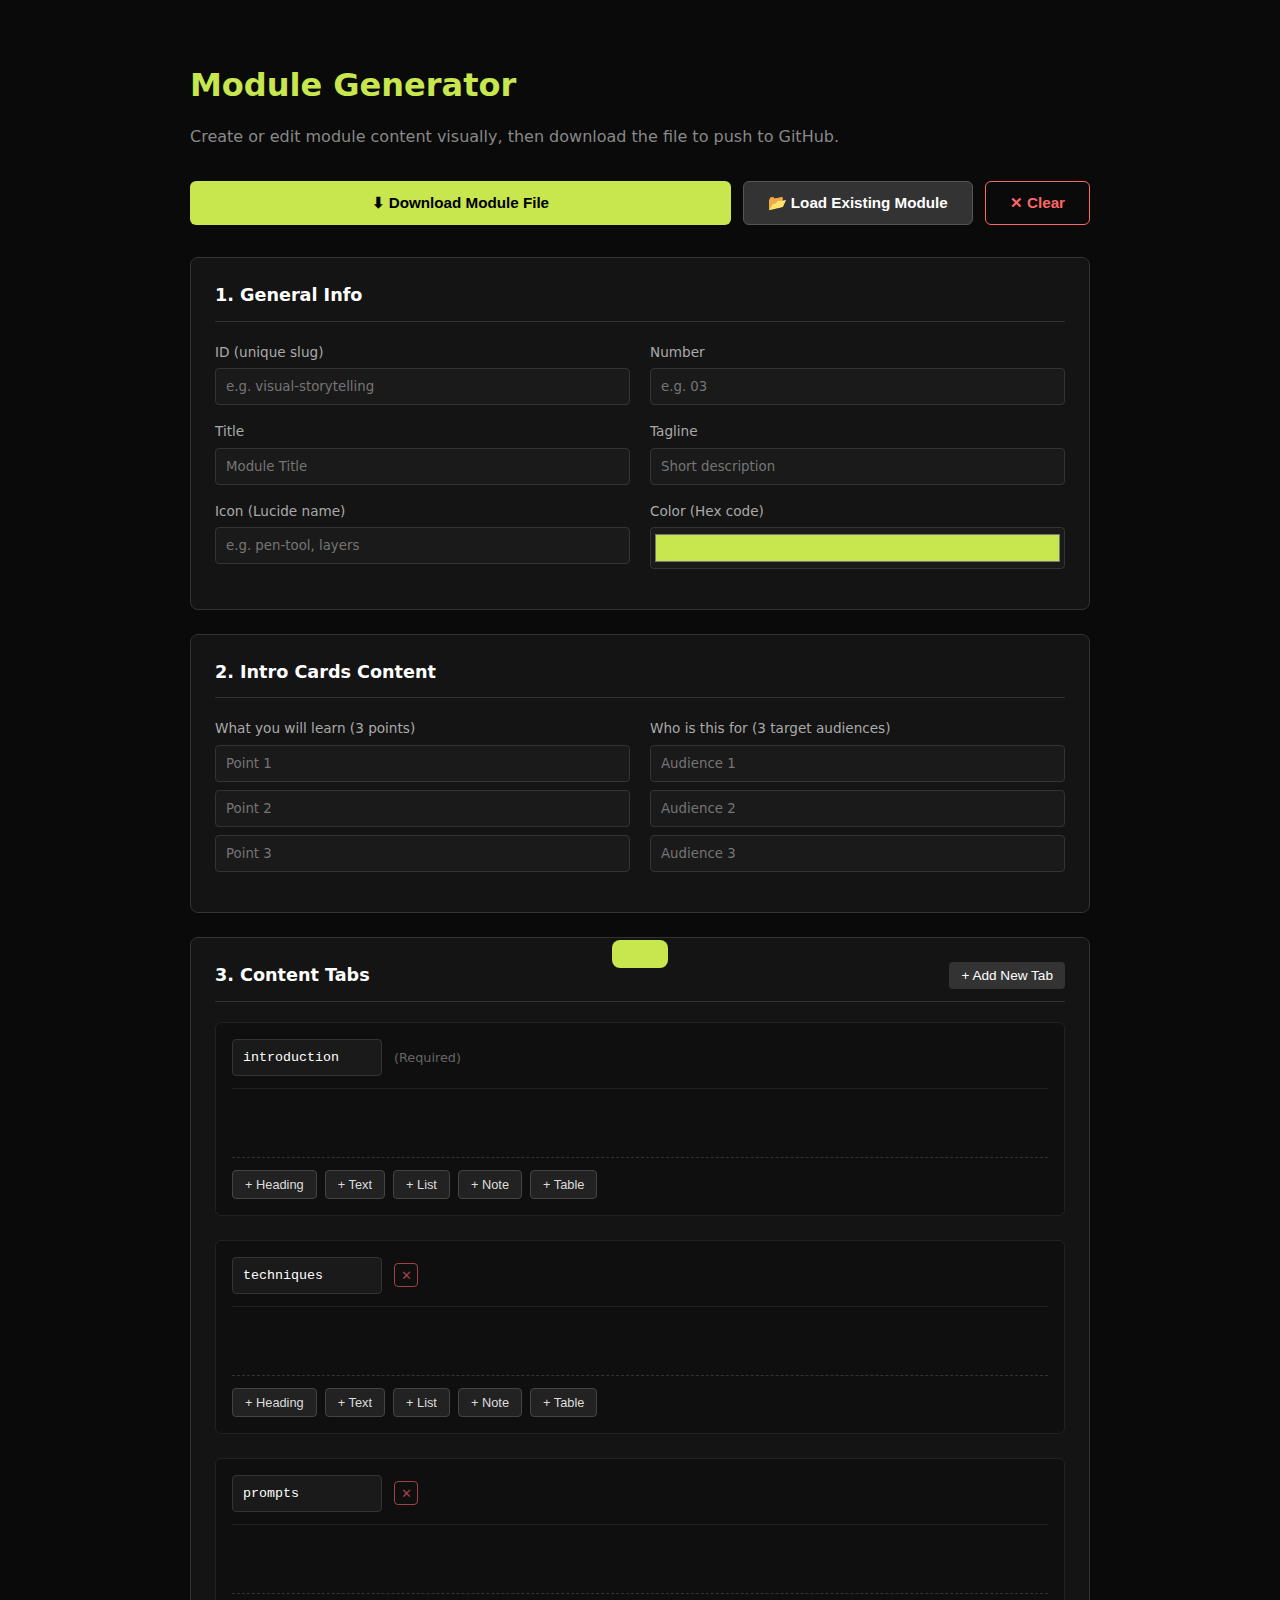
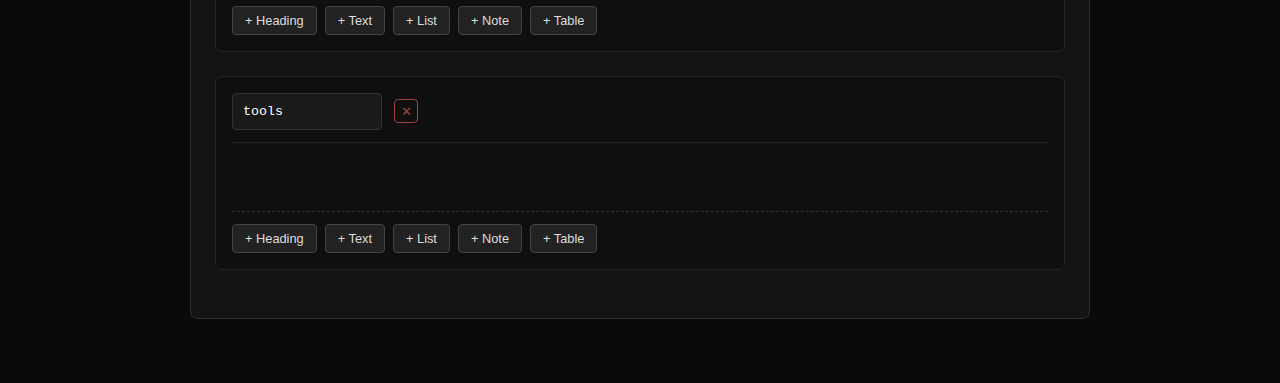
<file: module-generator.html>
<!DOCTYPE html>
<html lang="en">

<head>
    <meta charset="UTF-8">
    <meta name="viewport" content="width=device-width, initial-scale=1.0">
    <title>Module Generator — Creative after AI</title>
    <style>
        :root {
            --bg: #0a0a0a;
            --text: #e0e0e0;
            --accent: #C8E64E;
            --border: #333;
            --input-bg: #1a1a1a;
            --block-bg: #111;
        }

        body {
            background: var(--bg);
            color: var(--text);
            font-family: system-ui, -apple-system, sans-serif;
            margin: 0;
            padding: 40px;
            line-height: 1.5;
        }

        .container {
            max-width: 900px;
            margin: 0 auto;
        }

        h1 {
            margin-bottom: 8px;
            color: var(--accent);
        }

        p.subtitle {
            color: #888;
            margin-bottom: 32px;
        }

        .section {
            background: #141414;
            border: 1px solid var(--border);
            border-radius: 8px;
            padding: 24px;
            margin-bottom: 24px;
        }

        .section-title {
            font-size: 1.1rem;
            font-weight: 600;
            border-bottom: 1px solid var(--border);
            padding-bottom: 12px;
            margin-bottom: 20px;
            color: #fff;
            display: flex;
            justify-content: space-between;
            align-items: center;
        }

        .row {
            display: flex;
            gap: 20px;
            margin-bottom: 16px;
            align-items: flex-start;
        }

        .col {
            flex: 1;
        }

        label {
            display: block;
            margin-bottom: 6px;
            font-size: 0.85rem;
            color: #aaa;
            font-weight: 500;
        }

        input,
        textarea,
        select {
            width: 100%;
            background: var(--input-bg);
            border: 1px solid var(--border);
            color: #fff;
            padding: 10px;
            border-radius: 4px;
            box-sizing: border-box;
            font-family: inherit;
        }

        input:focus,
        textarea:focus,
        select:focus {
            outline: none;
            border-color: var(--accent);
        }

        textarea {
            height: 80px;
            resize: vertical;
            margin-top: 4px;
        }

        /* TOP ACTION BAR */
        .action-bar {
            display: flex;
            gap: 12px;
            margin-bottom: 32px;
            flex-wrap: wrap;
        }

        .btn-action {
            padding: 12px 24px;
            font-weight: 600;
            border-radius: 6px;
            cursor: pointer;
            font-size: 0.95rem;
            border: none;
            transition: opacity 0.2s;
        }

        .btn-action:hover {
            opacity: 0.9;
        }

        .btn-download {
            background: var(--accent);
            color: #000;
            flex: 1;
        }

        .btn-load {
            background: #333;
            color: #fff;
            border: 1px solid #555;
        }

        .btn-clear {
            background: transparent;
            color: #ff6666;
            border: 1px solid #ff6666;
        }

        .btn-add {
            background: #333;
            color: #fff;
            border: none;
            padding: 6px 12px;
            font-size: 0.85rem;
            border-radius: 4px;
            cursor: pointer;
        }

        .btn-add:hover {
            background: #444;
        }

        .btn-remove {
            background: transparent;
            color: #ff6666;
            border: 1px solid #ff6666;
            width: 24px;
            height: 24px;
            display: flex;
            align-items: center;
            justify-content: center;
            border-radius: 4px;
            cursor: pointer;
            margin-left: 8px;
            opacity: 0.6;
        }

        .btn-remove:hover {
            opacity: 1;
            background: rgba(255, 100, 100, 0.1);
        }

        /* Status toast */
        .toast {
            position: fixed;
            bottom: 32px;
            left: 50%;
            transform: translateX(-50%) translateY(100px);
            background: var(--accent);
            color: #000;
            padding: 14px 28px;
            border-radius: 8px;
            font-weight: 600;
            font-size: 0.95rem;
            z-index: 1000;
            transition: transform 0.3s ease;
            pointer-events: none;
        }

        .toast.show {
            transform: translateX(-50%) translateY(0);
        }

        /* BLOCK EDITOR STYLES */
        .tab-item {
            border: 1px solid #222;
            border-radius: 6px;
            padding: 16px;
            margin-bottom: 24px;
            background: #0f0f0f;
        }

        .tab-header {
            display: flex;
            justify-content: space-between;
            margin-bottom: 16px;
            padding-bottom: 12px;
            border-bottom: 1px solid #222;
        }

        .blocks-container {
            display: flex;
            flex-direction: column;
            gap: 12px;
            min-height: 40px;
        }

        .content-block {
            background: var(--block-bg);
            border: 1px solid #333;
            border-radius: 4px;
            padding: 12px;
            position: relative;
        }

        .block-header {
            display: flex;
            justify-content: space-between;
            margin-bottom: 8px;
            font-size: 0.75rem;
            color: #666;
            text-transform: uppercase;
            letter-spacing: 0.05em;
        }

        .block-actions {
            display: flex;
            gap: 8px;
        }

        .block-btn {
            background: transparent;
            border: none;
            color: #666;
            cursor: pointer;
            padding: 0;
            font-size: 14px;
        }

        .block-btn:hover {
            color: #aaa;
        }

        .add-block-buttons {
            display: flex;
            gap: 8px;
            margin-top: 12px;
            flex-wrap: wrap;
            padding-top: 12px;
            border-top: 1px dashed #333;
        }

        .add-block-btn {
            background: #222;
            color: #ddd;
            border: 1px solid #444;
            padding: 6px 12px;
            border-radius: 4px;
            cursor: pointer;
            font-size: 0.8rem;
        }

        .add-block-btn:hover {
            background: #333;
            border-color: #666;
            color: #fff;
        }

        /* FORMATTING TOOLBAR */
        .fmt-toolbar {
            display: flex;
            gap: 4px;
            margin-bottom: 4px;
        }

        .fmt-btn {
            background: #222;
            border: 1px solid #333;
            color: #ccc;
            padding: 2px 8px;
            font-size: 0.8rem;
            border-radius: 3px;
            cursor: pointer;
            font-family: monospace;
            font-weight: bold;
        }

        .fmt-btn:hover {
            background: #333;
            color: #fff;
            border-color: #555;
        }

        /* List Builder */
        .list-items {
            display: flex;
            flex-direction: column;
            gap: 8px;
        }

        .list-item-row {
            display: flex;
            gap: 8px;
            align-items: center;
        }

        /* Table column controls */
        .table-col-controls {
            display: flex;
            align-items: center;
            gap: 8px;
            margin-bottom: 10px;
            padding-bottom: 8px;
            border-bottom: 1px dashed #333;
        }

        .table-col-controls label {
            margin: 0;
            font-size: 0.8rem;
            color: #888;
            white-space: nowrap;
        }

        .col-count-btn {
            background: #222;
            border: 1px solid #444;
            color: #ccc;
            width: 28px;
            height: 28px;
            display: flex;
            align-items: center;
            justify-content: center;
            border-radius: 4px;
            cursor: pointer;
            font-size: 1rem;
            font-weight: bold;
        }

        .col-count-btn:hover {
            background: #333;
            border-color: var(--accent);
            color: #fff;
        }

        .col-count-display {
            font-size: 0.95rem;
            font-weight: 600;
            color: var(--accent);
            min-width: 20px;
            text-align: center;
        }

        .table-headers-row {
            display: flex;
            gap: 8px;
            margin-bottom: 6px;
        }

        .table-headers-row input {
            flex: 1;
            font-size: 0.8rem;
            padding: 6px 8px;
            background: #1a1a2a;
            border-color: #444;
            color: var(--accent);
            font-weight: 600;
        }

        /* Hidden file input */
        #file-input {
            display: none;
        }
    </style>
</head>

<body>

    <div class="container">
        <h1>Module Generator</h1>
        <p class="subtitle">Create or edit module content visually, then download the file to push to GitHub.</p>

        <!-- ACTION BAR -->
        <div class="action-bar">
            <button class="btn-action btn-download" onclick="downloadModuleFile()">⬇ Download Module File</button>
            <button class="btn-action btn-load" onclick="document.getElementById('file-input').click()">📂 Load
                Existing Module</button>
            <button class="btn-action btn-clear" onclick="clearAll()">✕ Clear</button>
            <input type="file" id="file-input" accept=".js,.json" onchange="loadModuleFile(event)">
        </div>

        <!-- METADATA -->
        <div class="section">
            <div class="section-title">1. General Info</div>
            <div class="row">
                <div class="col">
                    <label>ID (unique slug)</label>
                    <input type="text" id="id" placeholder="e.g. visual-storytelling">
                </div>
                <div class="col">
                    <label>Number</label>
                    <input type="text" id="number" placeholder="e.g. 03">
                </div>
            </div>
            <div class="row">
                <div class="col">
                    <label>Title</label>
                    <input type="text" id="title" placeholder="Module Title">
                </div>
                <div class="col">
                    <label>Tagline</label>
                    <input type="text" id="tagline" placeholder="Short description">
                </div>
            </div>
            <div class="row">
                <div class="col">
                    <label>Icon (Lucide name)</label>
                    <input type="text" id="icon" placeholder="e.g. pen-tool, layers">
                </div>
                <div class="col">
                    <label>Color (Hex code)</label>
                    <input type="color" id="color" value="#C8E64E" style="height: 42px; padding: 2px;">
                </div>
            </div>
        </div>

        <!-- INTRO CARDS -->
        <div class="section">
            <div class="section-title">2. Intro Cards Content</div>
            <div class="row">
                <div class="col">
                    <label>What you will learn (3 points)</label>
                    <input type="text" class="learn-point" placeholder="Point 1" style="margin-bottom: 8px;">
                    <input type="text" class="learn-point" placeholder="Point 2" style="margin-bottom: 8px;">
                    <input type="text" class="learn-point" placeholder="Point 3">
                </div>
                <div class="col">
                    <label>Who is this for (3 target audiences)</label>
                    <input type="text" class="who-point" placeholder="Audience 1" style="margin-bottom: 8px;">
                    <input type="text" class="who-point" placeholder="Audience 2" style="margin-bottom: 8px;">
                    <input type="text" class="who-point" placeholder="Audience 3">
                </div>
            </div>
        </div>

        <!-- DYNAMIC TABS -->
        <div class="section">
            <div class="section-title">
                3. Content Tabs
                <button class="btn-add" onclick="addTab()">+ Add New Tab</button>
            </div>
            <div id="tabs-container">
                <!-- Tabs injected here by JS -->
            </div>
        </div>
    </div>

    <!-- TOAST -->
    <div class="toast" id="toast"></div>

    <template id="block-text">
        <div class="content-block" data-type="text">
            <div class="block-header">Text Paragraph <div class="block-actions"><button class="block-btn"
                        onclick="moveBlock(this, -1)">▲</button><button class="block-btn"
                        onclick="moveBlock(this, 1)">▼</button><button class="block-btn"
                        onclick="removeBlock(this)">✕</button></div>
            </div>
            <div class="fmt-toolbar">
                <button class="fmt-btn" type="button" onmousedown="formatText(this, 'strong')"
                    title="Bold / Highlight">B</button>
                <button class="fmt-btn" type="button" onmousedown="formatText(this, 'em')" title="Italic">I</button>
            </div>
            <textarea placeholder="Write your paragraph here..."></textarea>
        </div>
    </template>

    <template id="block-heading">
        <div class="content-block" data-type="heading">
            <div class="block-header">Heading <div class="block-actions"><button class="block-btn"
                        onclick="moveBlock(this, -1)">▲</button><button class="block-btn"
                        onclick="moveBlock(this, 1)">▼</button><button class="block-btn"
                        onclick="removeBlock(this)">✕</button></div>
            </div>
            <input type="text" placeholder="Section Heading">
        </div>
    </template>

    <template id="block-list">
        <div class="content-block" data-type="list">
            <div class="block-header">List <div class="block-actions"><button class="block-btn"
                        onclick="moveBlock(this, -1)">▲</button><button class="block-btn"
                        onclick="moveBlock(this, 1)">▼</button><button class="block-btn"
                        onclick="removeBlock(this)">✕</button></div>
            </div>
            <div class="list-items">
                <!-- List items added here -->
            </div>
            <button class="btn-add" style="margin-top: 8px;" onclick="addListItem(this)">+ Add Item</button>
        </div>
    </template>

    <template id="block-note">
        <div class="content-block" data-type="note">
            <div class="block-header">Highlights / Note (Orange Box) <div class="block-actions"><button
                        class="block-btn" onclick="moveBlock(this, -1)">▲</button><button class="block-btn"
                        onclick="moveBlock(this, 1)">▼</button><button class="block-btn"
                        onclick="removeBlock(this)">✕</button></div>
            </div>
            <div class="fmt-toolbar">
                <button class="fmt-btn" type="button" onmousedown="formatText(this, 'strong')" title="Bold">B</button>
                <button class="fmt-btn" type="button" onmousedown="formatText(this, 'em')" title="Italic">I</button>
            </div>
            <textarea placeholder="Highlighted note text..."></textarea>
        </div>
    </template>

    <template id="block-table">
        <div class="content-block" data-type="table" data-cols="2">
            <div class="block-header">Table <div class="block-actions"><button class="block-btn"
                        onclick="moveBlock(this, -1)">▲</button><button class="block-btn"
                        onclick="moveBlock(this, 1)">▼</button><button class="block-btn"
                        onclick="removeBlock(this)">✕</button></div>
            </div>
            <div class="table-col-controls">
                <label>Columns:</label>
                <button class="col-count-btn" onclick="changeColCount(this, -1)">−</button>
                <span class="col-count-display">2</span>
                <button class="col-count-btn" onclick="changeColCount(this, 1)">+</button>
            </div>
            <div class="table-headers-row">
                <!-- Header inputs generated dynamically -->
            </div>
            <div class="list-items">
                <!-- Data rows added here -->
            </div>
            <button class="btn-add" style="margin-top: 8px;" onclick="addTableRow(this)">+ Add Row</button>
        </div>
    </template>

    <script>
        const DEFAULT_TABS = [
            { key: 'introduction', label: 'Introduction Body' },
            { key: 'techniques', label: 'Techniques' },
            { key: 'prompts', label: 'Prompts' },
            { key: 'tools', label: 'Tools' }
        ];

        function init() {
            DEFAULT_TABS.forEach(t => addTab(t.key, t.label));
        }

        function addTab(key = '', label = '') {
            const container = document.getElementById('tabs-container');
            const div = document.createElement('div');
            div.className = 'tab-item';
            const isIntro = key === 'introduction';

            div.innerHTML = `
            <div class="tab-header">
                <div style="flex: 1; display: flex; gap: 12px; align-items: center;">
                    <input type="text" class="tab-key" value="${key}" placeholder="tab_key" style="margin:0; width: 150px; font-family: monospace;">
                    ${isIntro ? '<span style="color:#666; font-size: 0.8rem;">(Required)</span>' : '<button class="btn-remove" onclick="removeTab(this)" style="margin:0">✕</button>'}
                </div>
            </div>
            <div class="blocks-container"></div>
            <div class="add-block-buttons">
                <button class="add-block-btn" onclick="addBlock(this, 'heading')">+ Heading</button>
                <button class="add-block-btn" onclick="addBlock(this, 'text')">+ Text</button>
                <button class="add-block-btn" onclick="addBlock(this, 'list')">+ List</button>
                <button class="add-block-btn" onclick="addBlock(this, 'note')">+ Note</button>
                <button class="add-block-btn" onclick="addBlock(this, 'table')">+ Table</button>
            </div>
        `;
            container.appendChild(div);
        }

        function removeTab(btn) {
            if (confirm('Delete this tab?')) btn.closest('.tab-item').remove();
        }

        // --- TOAST ---
        function showToast(message) {
            const toast = document.getElementById('toast');
            toast.textContent = message;
            toast.classList.add('show');
            setTimeout(() => toast.classList.remove('show'), 2500);
        }

        // --- FORMATTING ---
        function formatText(btn, tag) {
            event.preventDefault();
            const textarea = btn.closest('.content-block').querySelector('textarea');
            const start = textarea.selectionStart;
            const end = textarea.selectionEnd;
            const text = textarea.value;

            if (start === end) return;

            const selected = text.substring(start, end);
            const replacement = `<${tag}>${selected}</${tag}>`;

            textarea.value = text.substring(0, start) + replacement + text.substring(end);

            textarea.selectionStart = start + replacement.length;
            textarea.selectionEnd = start + replacement.length;
            textarea.focus();
        }

        // --- BLOCK FUNCTIONS ---

        function addBlock(btn, type) {
            const container = btn.closest('.add-block-buttons').previousElementSibling;
            const template = document.getElementById('block-' + type);
            if (!template) return;
            const clone = template.content.cloneNode(true);
            container.appendChild(clone);

            if (type === 'list') {
                const listBlock = container.lastElementChild;
                addListItem(listBlock.querySelector('.btn-add'));
            }
            if (type === 'table') {
                const tableBlock = container.lastElementChild;
                updateTableColumns(tableBlock);
                addTableRow(tableBlock.querySelector('.btn-add'));
            }
        }

        function removeBlock(btn) {
            btn.closest('.content-block').remove();
        }

        function moveBlock(btn, dir) {
            const block = btn.closest('.content-block');
            if (dir === -1 && block.previousElementSibling) {
                block.parentNode.insertBefore(block, block.previousElementSibling);
            } else if (dir === 1 && block.nextElementSibling) {
                block.parentNode.insertBefore(block.nextElementSibling, block);
            }
        }

        function addListItem(btn) {
            const listContainer = btn.previousElementSibling;
            const div = document.createElement('div');
            div.className = 'list-item-row';
            div.innerHTML = `
            <input type="text" placeholder="Title / Bold Text" style="flex: 1;">
            <input type="text" placeholder="Description" style="flex: 2;">
            <button class="btn-remove" onclick="this.parentElement.remove()" style="margin:0; width: 20px; height: 32px;">✕</button>
        `;
            listContainer.appendChild(div);
        }

        function addTableRow(btn) {
            const block = btn.closest('.content-block');
            const colCount = parseInt(block.getAttribute('data-cols')) || 2;
            const headers = block.querySelectorAll('.table-headers-row input');
            const listContainer = btn.previousElementSibling;
            const div = document.createElement('div');
            div.className = 'list-item-row';
            let inputsHtml = '';
            for (let i = 0; i < colCount; i++) {
                const placeholder = (headers[i] && headers[i].value) ? headers[i].value : `Column ${i + 1}`;
                inputsHtml += `<input type="text" placeholder="${placeholder}" style="flex: 1;">`;
            }
            inputsHtml += `<button class="btn-remove" onclick="this.parentElement.remove()" style="margin:0; width: 20px; height: 32px;">✕</button>`;
            div.innerHTML = inputsHtml;
            listContainer.appendChild(div);
        }

        function changeColCount(btn, delta) {
            const block = btn.closest('.content-block');
            let colCount = parseInt(block.getAttribute('data-cols')) || 2;
            colCount = Math.max(2, colCount + delta);
            block.setAttribute('data-cols', colCount);
            block.querySelector('.col-count-display').textContent = colCount;
            updateTableColumns(block);
        }

        function updateTableColumns(block) {
            const colCount = parseInt(block.getAttribute('data-cols')) || 2;
            const headersRow = block.querySelector('.table-headers-row');
            const existingHeaders = headersRow.querySelectorAll('input');
            const oldValues = Array.from(existingHeaders).map(inp => inp.value);

            // Rebuild header inputs
            let headersHtml = '';
            for (let i = 0; i < colCount; i++) {
                const val = oldValues[i] || '';
                headersHtml += `<input type="text" placeholder="Header ${i + 1}" value="${val}">`;
            }
            headersRow.innerHTML = headersHtml;

            // Update existing data rows to match column count
            const dataRows = block.querySelectorAll('.list-items .list-item-row');
            dataRows.forEach(row => {
                const inputs = row.querySelectorAll('input');
                const currentCount = inputs.length;
                if (currentCount < colCount) {
                    // Add missing inputs before the remove button
                    const removeBtn = row.querySelector('.btn-remove');
                    for (let i = currentCount; i < colCount; i++) {
                        const inp = document.createElement('input');
                        inp.type = 'text';
                        inp.placeholder = `Column ${i + 1}`;
                        inp.style.flex = '1';
                        row.insertBefore(inp, removeBtn);
                    }
                } else if (currentCount > colCount) {
                    // Remove excess inputs from the end
                    for (let i = currentCount - 1; i >= colCount; i--) {
                        inputs[i].remove();
                    }
                }
            });
        }

        // =========================================
        // BUILD MODULE JSON FROM FORM
        // =========================================
        function buildModuleJSON() {
            const id = document.getElementById('id').value.trim() || 'new-module-' + Date.now();
            const number = document.getElementById('number').value.trim();
            const title = document.getElementById('title').value.trim();
            const tagline = document.getElementById('tagline').value.trim();
            const icon = document.getElementById('icon').value.trim() || 'circle';
            const color = document.getElementById('color').value;

            // Intro Cards
            const learnHtml = Array.from(document.querySelectorAll('.learn-point'))
                .map(i => i.value ? `<li>${i.value}</li>` : '').join('');
            const whoHtml = Array.from(document.querySelectorAll('.who-point'))
                .map(i => i.value ? `<li>${i.value}</li>` : '').join('');

            const introCards = `<div class='intro-header-cards'><div class='intro-card learn'><h4>What you will learn</h4><ul>${learnHtml}</ul></div><div class='intro-card who'><h4>Who is this for</h4><ul>${whoHtml}</ul></div></div>`;

            // Build tabs
            const tabs = {};
            const tabItems = document.querySelectorAll('.tab-item');

            tabItems.forEach(item => {
                const key = item.querySelector('.tab-key').value.trim();
                if (!key) return;

                let htmlContent = '';

                if (key === 'introduction') {
                    htmlContent += introCards;
                }

                const blocks = item.querySelectorAll('.content-block');
                blocks.forEach(block => {
                    const type = block.getAttribute('data-type');

                    if (type === 'heading') {
                        const val = block.querySelector('input').value;
                        if (val) htmlContent += `<h3>${val}</h3>`;
                    }
                    else if (type === 'text') {
                        const val = block.querySelector('textarea').value;
                        if (val) htmlContent += `<p>${val}</p>`;
                    }
                    else if (type === 'note') {
                        const val = block.querySelector('textarea').value;
                        if (val) htmlContent += `<p><em>${val}</em></p>`;
                    }
                    else if (type === 'list') {
                        const rows = block.querySelectorAll('.list-item-row');
                        let listItems = '';
                        rows.forEach(row => {
                            const inputs = row.querySelectorAll('input');
                            const t = inputs[0].value;
                            const desc = inputs[1].value;
                            if (t || desc) {
                                let text = '';
                                if (t && desc) text = `<strong>${t}</strong> — ${desc}`;
                                else if (t) text = `<strong>${t}</strong>`;
                                else text = desc;
                                listItems += `<li>${text}</li>`;
                            }
                        });
                        if (listItems) htmlContent += `<ul>${listItems}</ul>`;
                    }
                    else if (type === 'table') {
                        const colCount = parseInt(block.getAttribute('data-cols')) || 2;
                        const headerInputs = block.querySelectorAll('.table-headers-row input');
                        const rows = block.querySelectorAll('.list-items .list-item-row');

                        // Build header row
                        let theadCells = '';
                        for (let i = 0; i < colCount; i++) {
                            const hdr = (headerInputs[i] && headerInputs[i].value) || `Column ${i + 1}`;
                            theadCells += `<th>${hdr}</th>`;
                        }

                        // Build body rows
                        let tableRows = '';
                        rows.forEach(row => {
                            const inputs = row.querySelectorAll('input');
                            let hasContent = false;
                            let cells = '';
                            for (let i = 0; i < colCount; i++) {
                                const val = (inputs[i] && inputs[i].value) || '';
                                if (val) hasContent = true;
                                if (i === 0) {
                                    cells += `<td><strong>${val}</strong></td>`;
                                } else {
                                    cells += `<td>${val}</td>`;
                                }
                            }
                            if (hasContent) tableRows += `<tr>${cells}</tr>`;
                        });
                        if (tableRows) htmlContent += `<table><thead><tr>${theadCells}</tr></thead><tbody>${tableRows}</tbody></table>`;
                    }
                });

                tabs[key] = htmlContent;
            });

            return { id, number, title, tagline, icon, color, tabs };
        }

        // =========================================
        // DOWNLOAD MODULE FILE
        // =========================================
        function downloadModuleFile() {
            const module = buildModuleJSON();

            if (!module.id || module.id.startsWith('new-module-')) {
                showToast('⚠ Please set a module ID first');
                document.getElementById('id').focus();
                return;
            }

            const json = JSON.stringify(module, null, 4);
            const jsContent = `// Module: ${module.id}\nwindow.LOADED_MODULE = ${json};\n`;
            const blob = new Blob([jsContent], { type: 'application/javascript' });
            const url = URL.createObjectURL(blob);

            const a = document.createElement('a');
            a.href = url;
            a.download = `module-${module.id}.js`;
            a.click();

            URL.revokeObjectURL(url);
            showToast(`✓ Downloaded module-${module.id}.js`);
        }

        // =========================================
        // LOAD EXISTING MODULE FILE
        // =========================================
        function loadModuleFile(event) {
            const file = event.target.files[0];
            if (!file) return;

            const reader = new FileReader();
            reader.onload = function (e) {
                try {
                    let text = e.target.result;

                    // If it's a .js file, strip the "window.LOADED_MODULE = " wrapper
                    if (file.name.endsWith('.js')) {
                        const match = text.match(/window\.LOADED_MODULE\s*=\s*({[\s\S]*});?\s*$/);
                        if (match) text = match[1];
                    }

                    const module = JSON.parse(text);
                    populateForm(module);
                    showToast(`✓ Loaded: ${module.title || file.name}`);
                } catch (err) {
                    showToast('⚠ Failed to parse file');
                    console.error('Load error:', err);
                }
            };
            reader.readAsText(file);

            // Reset file input so same file can be re-loaded
            event.target.value = '';
        }

        // =========================================
        // POPULATE FORM FROM MODULE JSON
        // =========================================
        function populateForm(module) {
            // Metadata
            document.getElementById('id').value = module.id || '';
            document.getElementById('number').value = module.number || '';
            document.getElementById('title').value = module.title || '';
            document.getElementById('tagline').value = module.tagline || '';
            document.getElementById('icon').value = module.icon || '';
            document.getElementById('color').value = module.color || '#C8E64E';

            // Extract learn/who from intro HTML
            const introHtml = (module.tabs && module.tabs.introduction) || '';
            const learnItems = extractListItems(introHtml, 'intro-card learn');
            const whoItems = extractListItems(introHtml, 'intro-card who');

            const learnInputs = document.querySelectorAll('.learn-point');
            const whoInputs = document.querySelectorAll('.who-point');
            learnItems.forEach((item, i) => { if (learnInputs[i]) learnInputs[i].value = item; });
            whoItems.forEach((item, i) => { if (whoInputs[i]) whoInputs[i].value = item; });

            // Clear existing tabs
            document.getElementById('tabs-container').innerHTML = '';

            // Recreate tabs from module data
            if (module.tabs) {
                for (const [key, html] of Object.entries(module.tabs)) {
                    addTab(key);
                    // Note: We don't auto-populate block content from HTML
                    // because parsing arbitrary HTML back into blocks is complex.
                    // The tab is created empty for manual re-editing.
                    // However, we show a helpful note.
                    const tabItems = document.querySelectorAll('.tab-item');
                    const lastTab = tabItems[tabItems.length - 1];
                    const blocksContainer = lastTab.querySelector('.blocks-container');

                    // Add a note showing the existing content
                    const infoDiv = document.createElement('div');
                    infoDiv.style.cssText = 'padding: 12px; background: #1a1a0a; border: 1px solid #444; border-radius: 4px; font-size: 0.8rem; color: #999; margin-bottom: 8px;';

                    // Strip intro cards from introduction tab for display
                    let displayHtml = html;
                    if (key === 'introduction') {
                        displayHtml = html.replace(/<div class='intro-header-cards'>[\s\S]*?<\/div><\/div><\/div>/, '').trim();
                    }

                    if (displayHtml) {
                        infoDiv.innerHTML = `<strong style="color: #C8E64E;">Existing content loaded.</strong> Add blocks below to replace, or keep as-is by downloading without changes to this tab.<br><details style="margin-top: 8px;"><summary style="cursor: pointer; color: #aaa;">View current HTML</summary><pre style="margin-top: 8px; white-space: pre-wrap; font-size: 0.75rem; color: #888; max-height: 200px; overflow-y: auto;">${displayHtml.replace(/</g, '&lt;').replace(/>/g, '&gt;')}</pre></details>`;
                        blocksContainer.appendChild(infoDiv);
                    }
                }
            }
        }

        // Helper: extract <li> items from intro cards HTML
        function extractListItems(html, className) {
            const items = [];
            const regex = new RegExp(`class=['"]${className}['"][^>]*>[\\s\\S]*?<ul>([\\s\\S]*?)<\\/ul>`);
            const match = html.match(regex);
            if (match) {
                const liRegex = /<li>([\s\S]*?)<\/li>/g;
                let li;
                while ((li = liRegex.exec(match[1])) !== null) {
                    items.push(li[1]);
                }
            }
            return items;
        }

        // =========================================
        // CLEAR ALL
        // =========================================
        function clearAll() {
            if (!confirm('Clear all fields and start fresh?')) return;

            document.getElementById('id').value = '';
            document.getElementById('number').value = '';
            document.getElementById('title').value = '';
            document.getElementById('tagline').value = '';
            document.getElementById('icon').value = '';
            document.getElementById('color').value = '#C8E64E';

            document.querySelectorAll('.learn-point').forEach(i => i.value = '');
            document.querySelectorAll('.who-point').forEach(i => i.value = '');

            document.getElementById('tabs-container').innerHTML = '';
            init();

            showToast('Cleared — starting fresh');
        }

        // =========================================
        // OVERRIDE: Handle loaded content on download
        // =========================================
        // When downloading, if a tab has the "existing content" info div
        // and no new blocks were added, preserve the original HTML.
        const _originalBuild = buildModuleJSON;

        // We need to store original tab HTML when loading
        let _loadedModuleTabs = {};

        const _origPopulate = populateForm;
        populateForm = function (module) {
            _loadedModuleTabs = module.tabs ? { ...module.tabs } : {};
            _origPopulate(module);
        };

        const _origBuild = buildModuleJSON;
        buildModuleJSON = function () {
            const result = _origBuild();

            // For tabs that have no new blocks (only the info div), use original HTML
            const tabItems = document.querySelectorAll('.tab-item');
            tabItems.forEach(item => {
                const key = item.querySelector('.tab-key').value.trim();
                const blocks = item.querySelectorAll('.content-block');
                if (blocks.length === 0 && _loadedModuleTabs[key]) {
                    result.tabs[key] = _loadedModuleTabs[key];
                }
            });

            return result;
        };

        window.onload = init;
    </script>

</body>

</html>
</file>
